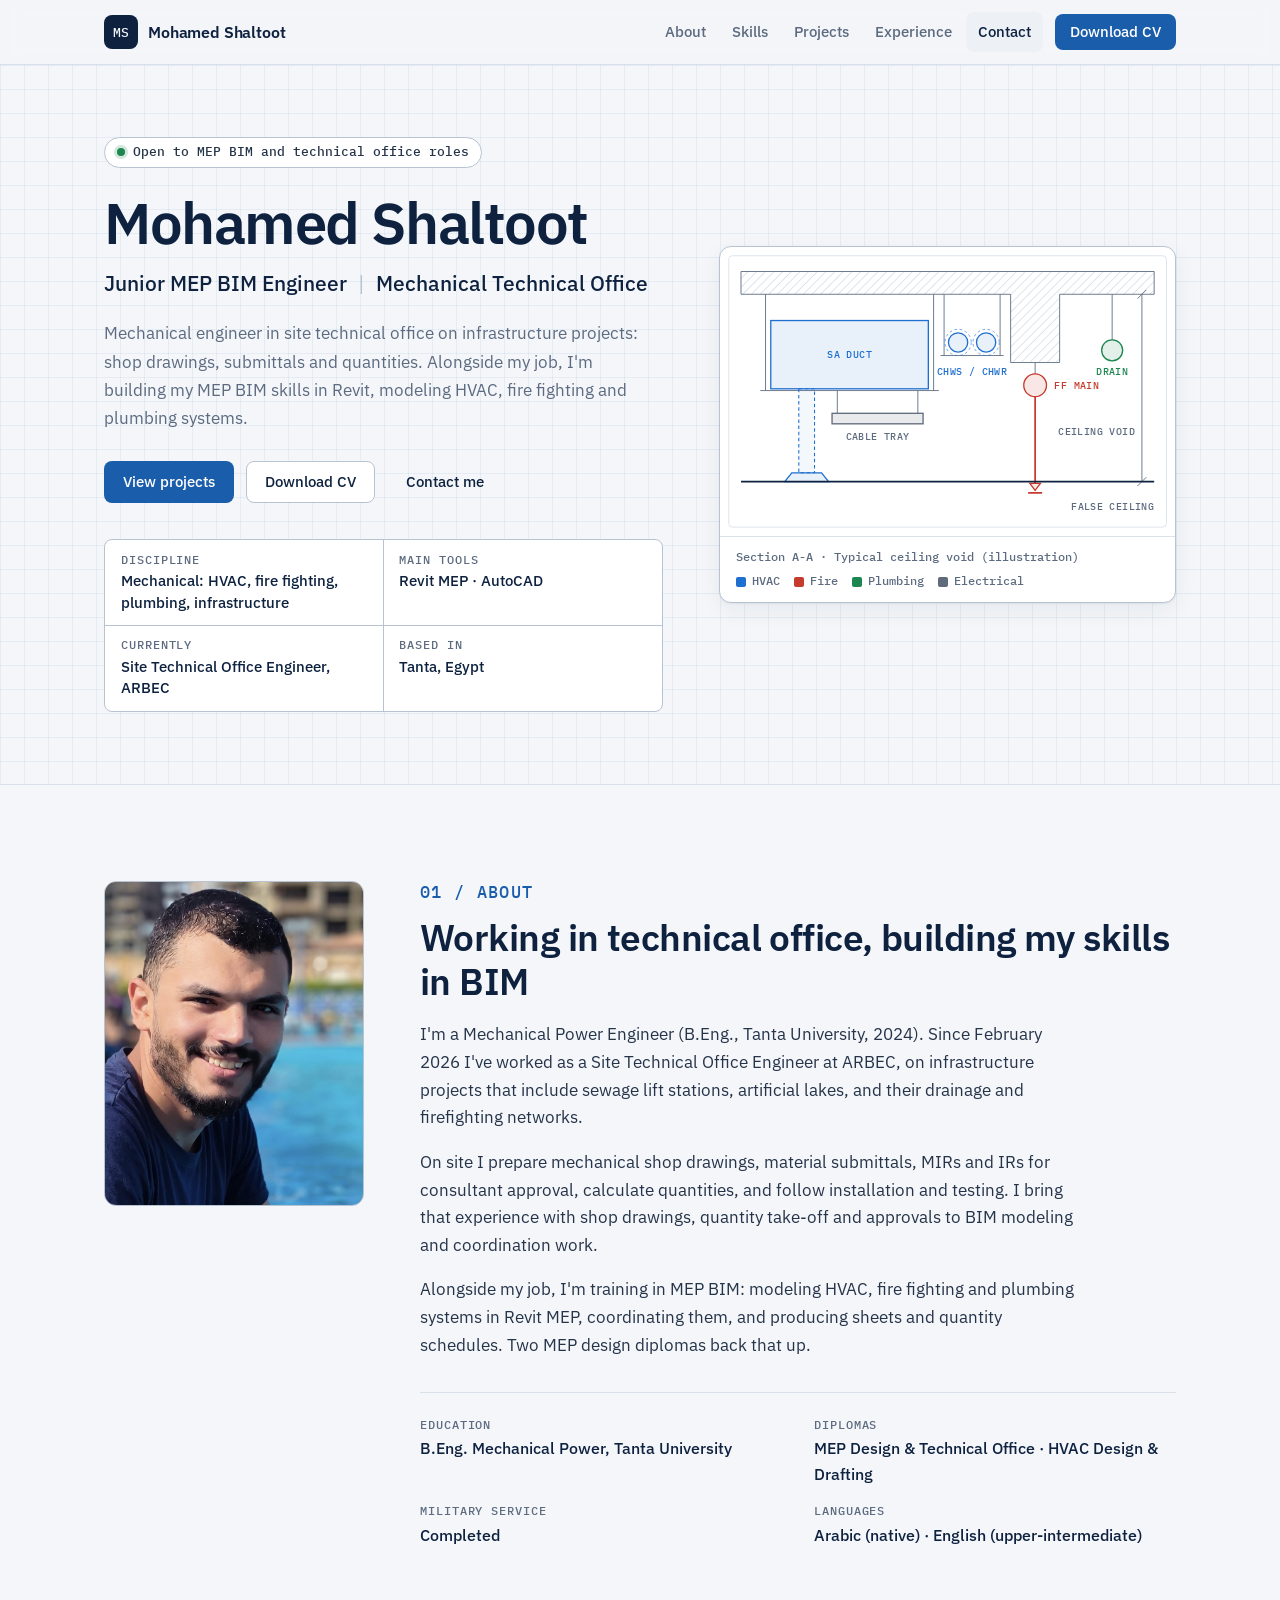
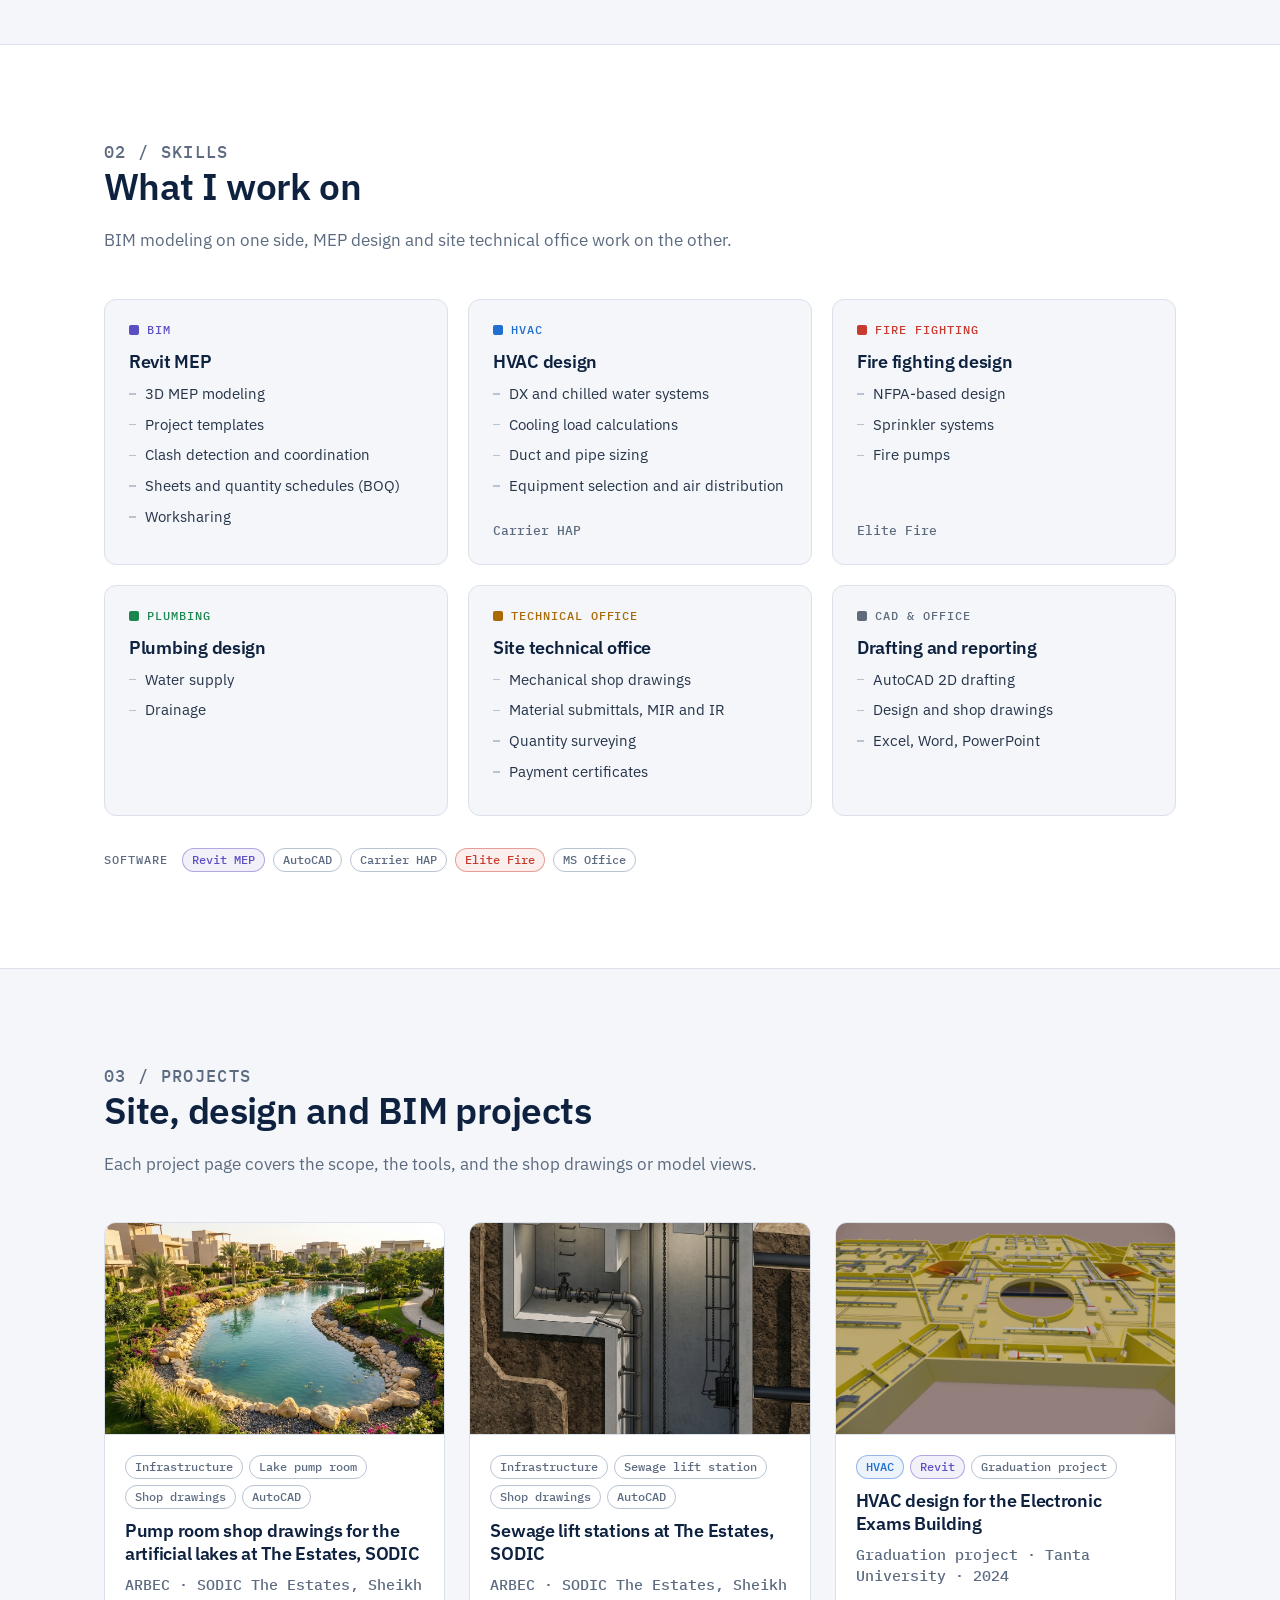
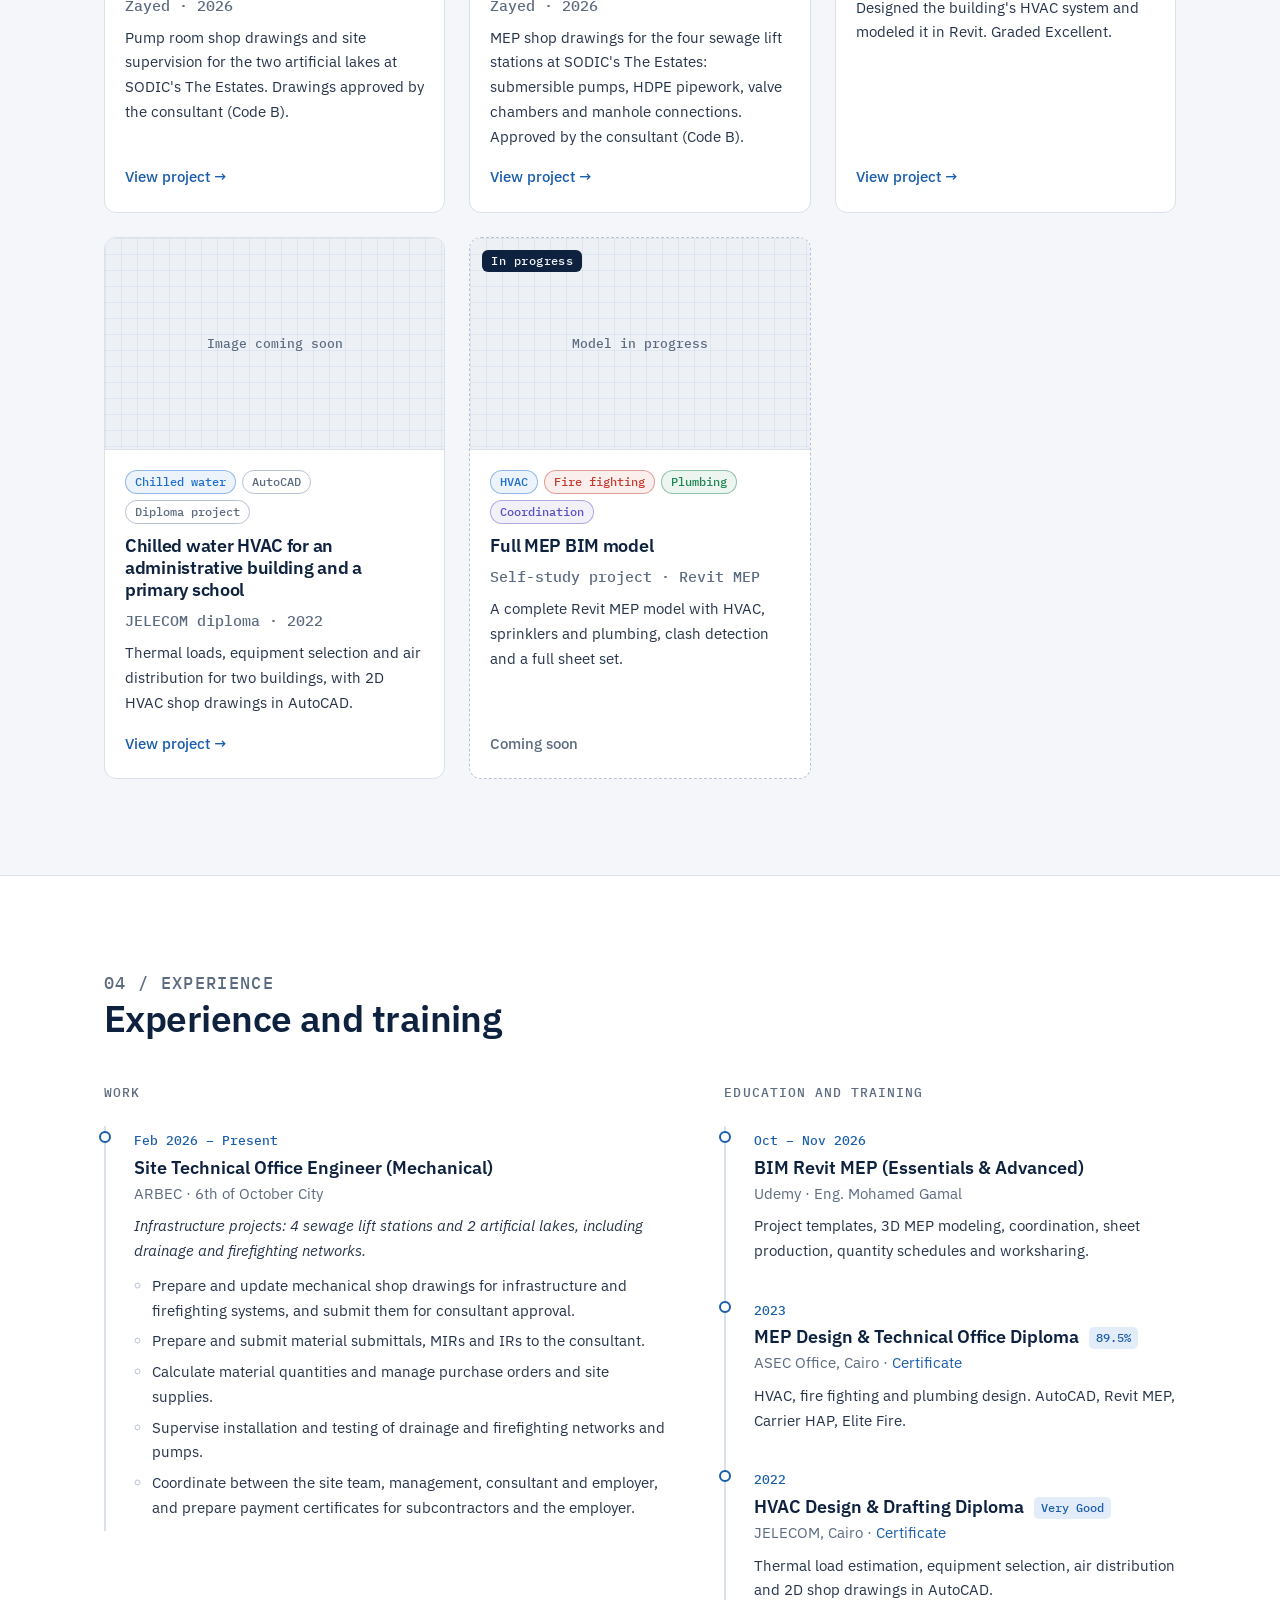
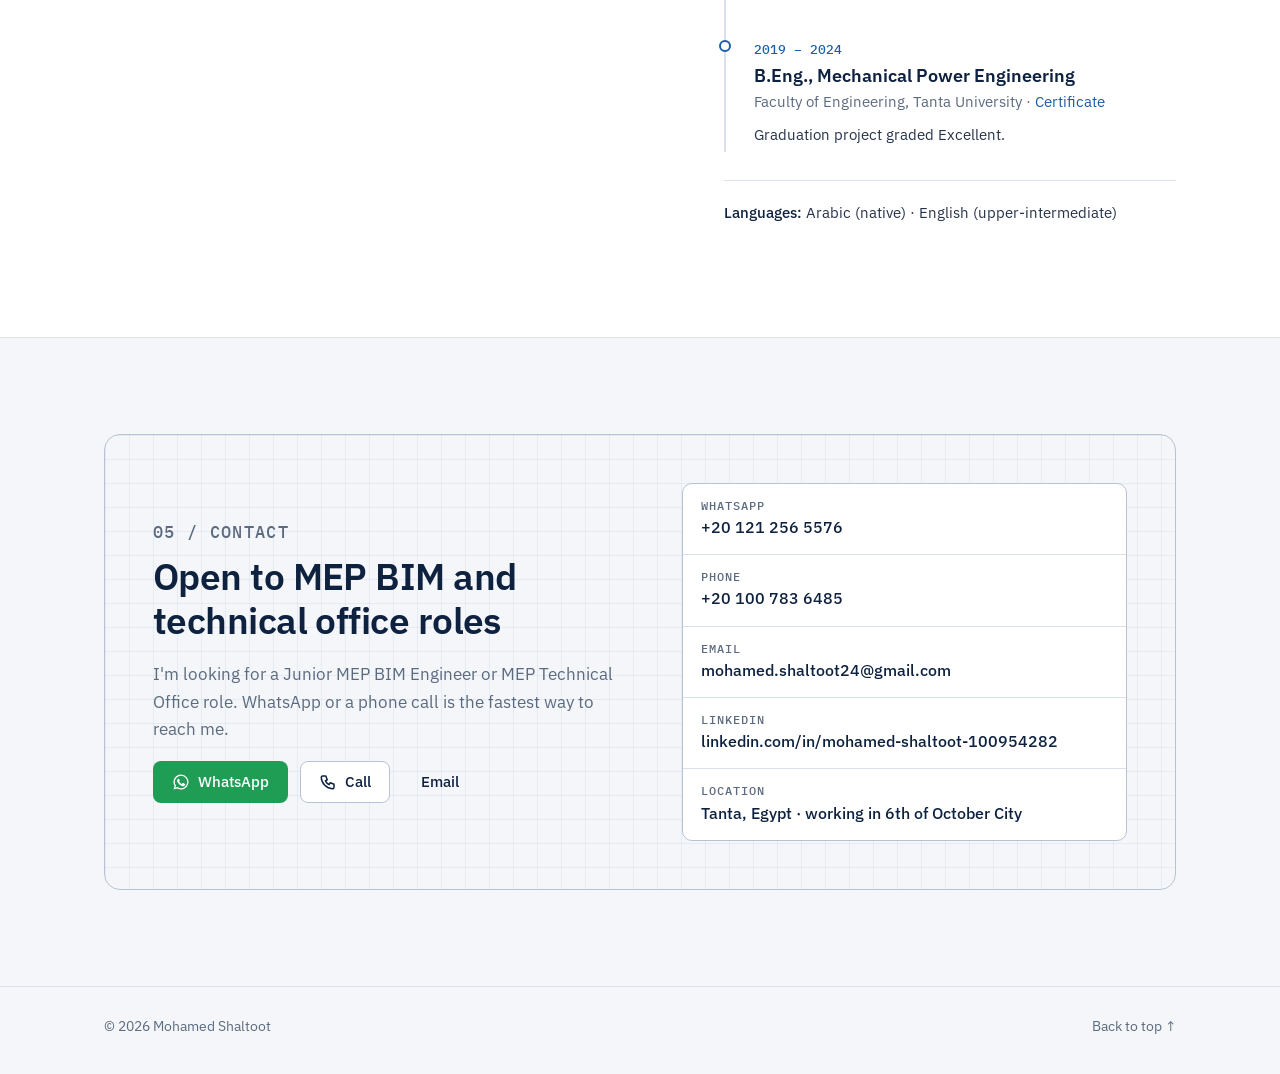
<file: index.html>
<!doctype html>
<html lang="en">
<head>
  <meta charset="utf-8">
  <meta name="viewport" content="width=device-width, initial-scale=1">
  <title>Mohamed Shaltoot · Junior MEP BIM Engineer</title>
  <meta name="description" content="Portfolio of Mohamed Shaltoot, mechanical engineer in site technical office, building MEP BIM skills in Revit MEP: HVAC, fire fighting and plumbing.">
  <meta property="og:type" content="website">
  <meta property="og:title" content="Mohamed Shaltoot · Junior MEP BIM Engineer">
  <meta property="og:description" content="Mechanical technical office engineer on infrastructure projects, building MEP BIM skills in Revit: HVAC, fire fighting and plumbing.">
  <meta name="theme-color" content="#0E2240">
  <link rel="icon" href="favicon.svg" type="image/svg+xml">
  <link rel="preconnect" href="https://fonts.googleapis.com">
  <link rel="preconnect" href="https://fonts.gstatic.com" crossorigin>
  <link rel="stylesheet" href="https://fonts.googleapis.com/css2?family=IBM+Plex+Mono:wght@400;500&family=IBM+Plex+Sans:wght@400;500;600&display=swap">
  <link rel="stylesheet" href="assets/css/style.css">
  <script src="assets/js/main.js" defer></script>
</head>
<body>
  <!--
    The text, images and PDFs on this page come from content/site.json
    and content/projects.json. Edit them in Pages CMS (see README.md).
  -->
  <a class="skip-link" href="#main">Skip to content</a>

  <header class="site-header">
    <div class="container header-inner">
      <a class="brand" href="#top" aria-label="Mohamed Shaltoot, back to top">
        <span class="brand-mark" aria-hidden="true">MS</span>
        <span class="brand-name">Mohamed Shaltoot</span>
      </a>
      <button class="nav-toggle" type="button" aria-expanded="false" aria-controls="site-nav" aria-label="Open menu">
        <svg class="icon-open" viewBox="0 0 24 24" fill="none" stroke="currentColor" stroke-width="2" stroke-linecap="round" aria-hidden="true"><path d="M4 7h16M4 12h16M4 17h16"/></svg>
        <svg class="icon-close" viewBox="0 0 24 24" fill="none" stroke="currentColor" stroke-width="2" stroke-linecap="round" aria-hidden="true"><path d="M6 6l12 12M18 6L6 18"/></svg>
      </button>
      <nav id="site-nav" class="nav" aria-label="Main">
        <a href="#about">About</a>
        <a href="#skills">Skills</a>
        <a href="#projects">Projects</a>
        <a href="#experience">Experience</a>
        <a href="#contact">Contact</a>
        <a class="btn btn-primary btn-sm" href="assets/files/Mohamed_Shaltoot_Junior_MEP_BIM_Engineer.pdf" data-cv download>Download CV</a>
      </nav>
    </div>
  </header>

  <main id="main">

    <!-- ===== Hero ===== -->
    <section class="hero blueprint" id="top">
      <div class="container hero-grid">
        <div class="hero-copy" id="hero-copy"></div>

        <figure class="sheet">
          <svg viewBox="0 0 520 330" role="img" aria-label="Simplified section through a ceiling void: a supply air duct, chilled water pipes, a fire fighting main with a sprinkler drop, a drainage pipe and a cable tray above the false ceiling.">
            <defs>
              <pattern id="hatch" width="7" height="7" patternUnits="userSpaceOnUse" patternTransform="rotate(45)">
                <line class="d-hatch" x1="0" y1="0" x2="0" y2="7"/>
              </pattern>
            </defs>
            <rect class="d-frame" x="10" y="10" width="500" height="310" rx="4"/>

            <!-- Slab and drop beam -->
            <path class="d-conc" d="M24 28 H496 V54 H388 V132 H332 V54 H24 Z"/>

            <!-- Hangers and supports -->
            <g class="d-rod">
              <line x1="52" y1="54" x2="52" y2="164"/>
              <line x1="244" y1="54" x2="244" y2="164"/>
              <line x1="46" y1="164" x2="250" y2="164"/>
              <line x1="256" y1="54" x2="256" y2="124"/>
              <line x1="320" y1="54" x2="320" y2="124"/>
              <line x1="252" y1="124" x2="324" y2="124"/>
              <line x1="360" y1="132" x2="360" y2="145"/>
              <line x1="448" y1="54" x2="448" y2="106"/>
              <line x1="134" y1="164" x2="134" y2="190"/>
              <line x1="226" y1="164" x2="226" y2="190"/>
            </g>

            <!-- HVAC: supply duct, flexible neck, diffuser -->
            <rect class="d-hvac" x="58" y="84" width="180" height="78"/>
            <text class="d-tag d-tag-hvac" x="148" y="127" text-anchor="middle">SA DUCT</text>
            <rect class="d-flex" x="90" y="162" width="18" height="96"/>
            <polygon class="d-hvac" points="74,268 124,268 116,258 82,258"/>

            <!-- HVAC: chilled water supply / return -->
            <circle class="d-ins" cx="272" cy="109" r="15"/>
            <circle class="d-ins" cx="304" cy="109" r="15"/>
            <circle class="d-hvac" cx="272" cy="109" r="11"/>
            <circle class="d-hvac" cx="304" cy="109" r="11"/>
            <text class="d-tag d-tag-hvac" x="288" y="146" text-anchor="middle">CHWS / CHWR</text>

            <!-- Electrical: cable tray -->
            <rect class="d-elec" x="128" y="190" width="104" height="12"/>
            <text class="d-tag" x="180" y="220" text-anchor="middle">CABLE TRAY</text>

            <!-- Fire fighting: main and pendent sprinkler -->
            <circle class="d-fire" cx="360" cy="158" r="13"/>
            <line class="d-fire-line" x1="360" y1="171" x2="360" y2="270"/>
            <polygon class="d-fire" points="354,270 366,270 360,278"/>
            <line class="d-fire-line" x1="352" y1="281" x2="368" y2="281"/>
            <text class="d-tag d-tag-fire" x="382" y="162">FF MAIN</text>

            <!-- Plumbing: drainage -->
            <circle class="d-plumb" cx="448" cy="118" r="12"/>
            <text class="d-tag d-tag-plumb" x="448" y="146" text-anchor="middle">DRAIN</text>

            <!-- Ceiling void dimension -->
            <g class="d-dim">
              <line x1="482" y1="54" x2="482" y2="268"/>
              <line x1="477" y1="59" x2="487" y2="49"/>
              <line x1="477" y1="273" x2="487" y2="263"/>
            </g>
            <text class="d-tag" x="474" y="215" text-anchor="end">CEILING VOID</text>

            <!-- False ceiling -->
            <line class="d-ceil" x1="24" y1="268" x2="496" y2="268"/>
            <text class="d-tag" x="496" y="300" text-anchor="end">FALSE CEILING</text>
          </svg>
          <figcaption class="sheet-foot">
            <span>Section A-A · Typical ceiling void (illustration)</span>
            <span class="legend">
              <span class="sw-hvac">HVAC</span>
              <span class="sw-fire">Fire</span>
              <span class="sw-plumb">Plumbing</span>
              <span class="sw-elec">Electrical</span>
            </span>
          </figcaption>
        </figure>
      </div>
    </section>

    <!-- ===== About ===== -->
    <section class="section" id="about">
      <div class="container about-grid">
        <div class="media portrait" id="about-photo" data-placeholder="MS"></div>
        <div class="about-text">
          <p class="section-label">01 / About</p>
          <div id="about-body"></div>
        </div>
      </div>
    </section>

    <!-- ===== Skills ===== -->
    <section class="section section--alt" id="skills">
      <div class="container">
        <div class="section-head">
          <p class="section-label">02 / Skills</p>
          <h2>What I work on</h2>
          <p id="skills-intro"></p>
        </div>
        <div class="skills-grid" id="skills-grid"></div>
        <div class="software" id="software" aria-label="Software"></div>
      </div>
    </section>

    <!-- ===== Projects ===== -->
    <section class="section" id="projects">
      <div class="container">
        <div class="section-head">
          <p class="section-label">03 / Projects</p>
          <h2>Site, design and BIM projects</h2>
          <p>Each project page covers the scope, the tools, and the shop drawings or model views.</p>
        </div>
        <div class="projects-grid" id="projects-grid"></div>
      </div>
    </section>

    <!-- ===== Experience ===== -->
    <section class="section section--alt" id="experience">
      <div class="container">
        <div class="section-head">
          <p class="section-label">04 / Experience</p>
          <h2>Experience and training</h2>
        </div>
        <div class="exp-grid">
          <div>
            <h3 class="col-title">Work</h3>
            <ol class="timeline" id="work-list"></ol>
          </div>
          <div>
            <h3 class="col-title">Education and training</h3>
            <ol class="timeline" id="edu-list"></ol>
            <p class="languages" id="languages" hidden></p>
          </div>
        </div>
      </div>
    </section>

    <!-- ===== Contact ===== -->
    <section class="section" id="contact">
      <div class="container">
        <div class="contact-panel blueprint">
          <div id="contact-copy"></div>
          <ul class="contact-list" id="contact-list"></ul>
        </div>
      </div>
    </section>
  </main>

  <footer class="site-footer">
    <div class="container footer-inner">
      <span>© <span data-year>2026</span> Mohamed Shaltoot</span>
      <a href="#top">Back to top ↑</a>
    </div>
  </footer>
</body>
</html>
</file>
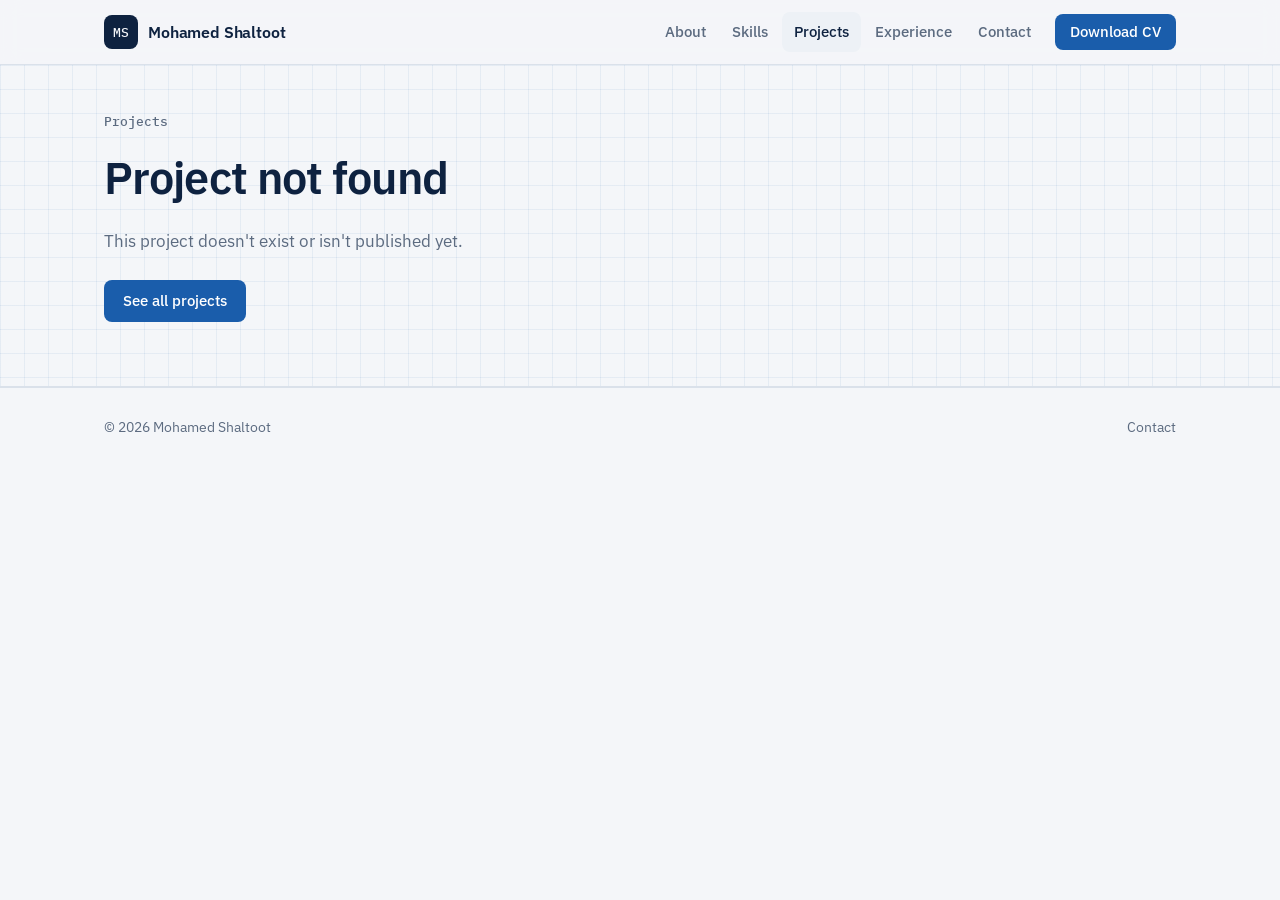
<file: project.html>
<!doctype html>
<html lang="en">
<head>
  <meta charset="utf-8">
  <meta name="viewport" content="width=device-width, initial-scale=1">
  <title>Project · Mohamed Shaltoot</title>
  <meta name="description" content="MEP design and BIM project by Mohamed Shaltoot, Junior MEP BIM Engineer.">
  <meta property="og:type" content="article">
  <meta property="og:title" content="Project · Mohamed Shaltoot, Junior MEP BIM Engineer">
  <meta property="og:description" content="MEP design and BIM project: scope, tools, drawings and model views.">
  <meta name="theme-color" content="#0E2240">
  <link rel="icon" href="favicon.svg" type="image/svg+xml">
  <link rel="preconnect" href="https://fonts.googleapis.com">
  <link rel="preconnect" href="https://fonts.gstatic.com" crossorigin>
  <link rel="stylesheet" href="https://fonts.googleapis.com/css2?family=IBM+Plex+Mono:wght@400;500&family=IBM+Plex+Sans:wght@400;500;600&display=swap">
  <link rel="stylesheet" href="assets/css/style.css">
  <script src="assets/js/main.js" defer></script>
</head>
<body>
  <a class="skip-link" href="#main">Skip to content</a>

  <header class="site-header">
    <div class="container header-inner">
      <a class="brand" href="index.html" aria-label="Mohamed Shaltoot, home">
        <span class="brand-mark" aria-hidden="true">MS</span>
        <span class="brand-name">Mohamed Shaltoot</span>
      </a>
      <button class="nav-toggle" type="button" aria-expanded="false" aria-controls="site-nav" aria-label="Open menu">
        <svg class="icon-open" viewBox="0 0 24 24" fill="none" stroke="currentColor" stroke-width="2" stroke-linecap="round" aria-hidden="true"><path d="M4 7h16M4 12h16M4 17h16"/></svg>
        <svg class="icon-close" viewBox="0 0 24 24" fill="none" stroke="currentColor" stroke-width="2" stroke-linecap="round" aria-hidden="true"><path d="M6 6l12 12M18 6L6 18"/></svg>
      </button>
      <nav id="site-nav" class="nav" aria-label="Main">
        <a href="index.html#about">About</a>
        <a href="index.html#skills">Skills</a>
        <a href="index.html#projects" class="is-active">Projects</a>
        <a href="index.html#experience">Experience</a>
        <a href="index.html#contact">Contact</a>
        <a class="btn btn-primary btn-sm" href="assets/files/Mohamed_Shaltoot_Junior_MEP_BIM_Engineer.pdf" data-cv download>Download CV</a>
      </nav>
    </div>
  </header>

  <!-- The page content is built from content/projects.json (edit it in Pages CMS) -->
  <main id="main">
    <div id="project-page"></div>
  </main>

  <footer class="site-footer">
    <div class="container footer-inner">
      <span>© <span data-year>2026</span> Mohamed Shaltoot</span>
      <a href="index.html#contact">Contact</a>
    </div>
  </footer>
</body>
</html>
</file>
<file: assets/css/style.css>
/* ==========================================================
   Mohamed Shaltoot · MEP BIM portfolio
   System colors follow common MEP conventions:
   HVAC = blue, fire fighting = red, plumbing = green.
   ========================================================== */

:root {
  --paper: #F4F6F9;
  --surface: #FFFFFF;
  --surface-2: #EDF1F6;
  --ink: #0E2240;
  --text: #26344A;
  --muted: #5C6B80;
  --line: #DAE1EA;
  --line-strong: #B8C3D2;
  --accent: #1A5DAB;
  --accent-hover: #144C8E;
  --accent-soft: #E3EDF9;
  --on-accent: #FFFFFF;
  --grid: rgba(26, 93, 171, 0.07);

  --hvac: #1F6FD0;
  --fire: #C73A2E;
  --plumb: #1C8650;
  --bim: #5B4FC4;
  --office: #A86A06;
  --cad: #5F6B7A;
  --ok: #1C8650;

  --radius: 10px;
  --shadow: 0 1px 2px rgba(14, 34, 64, 0.06), 0 8px 24px rgba(14, 34, 64, 0.06);
  --header-h: 64px;

  --font-sans: "IBM Plex Sans", system-ui, -apple-system, "Segoe UI", Roboto, sans-serif;
  --font-mono: "IBM Plex Mono", ui-monospace, "Cascadia Mono", Consolas, monospace;

  color-scheme: light dark;
}

@media (prefers-color-scheme: dark) {
  :root {
    --paper: #0A121D;
    --surface: #101B29;
    --surface-2: #162436;
    --ink: #EEF3FA;
    --text: #CBD5E2;
    --muted: #8E9CB0;
    --line: #1F2E43;
    --line-strong: #30435E;
    --accent: #6AA6F2;
    --accent-hover: #8FBCF6;
    --accent-soft: #16294A;
    --on-accent: #07111E;
    --grid: rgba(106, 166, 242, 0.06);

    --hvac: #5C9DF0;
    --fire: #F0766A;
    --plumb: #4CC285;
    --bim: #9C93F2;
    --office: #E0A644;
    --cad: #9AA6B5;
    --ok: #4CC285;

    --shadow: none;
  }
}

/* ---------- Base ---------- */

*, *::before, *::after { box-sizing: border-box; }

html {
  scroll-behavior: smooth;
  -webkit-text-size-adjust: 100%;
}

@media (prefers-reduced-motion: reduce) {
  html { scroll-behavior: auto; }
  *, *::before, *::after { transition: none !important; }
}

body {
  margin: 0;
  background: var(--paper);
  color: var(--text);
  font: 400 16px/1.65 var(--font-sans);
  -webkit-font-smoothing: antialiased;
  overflow-x: hidden;
}

img { max-width: 100%; display: block; }

[hidden] { display: none !important; }

a { color: var(--accent); text-decoration: none; }
a:hover { color: var(--accent-hover); text-decoration: underline; text-underline-offset: 3px; }

:focus-visible { outline: 2px solid var(--accent); outline-offset: 3px; border-radius: 4px; }

h1, h2, h3 {
  color: var(--ink);
  line-height: 1.2;
  margin: 0 0 0.5em;
  font-weight: 600;
  letter-spacing: -0.015em;
}

p { margin: 0 0 1em; }

.container {
  width: 100%;
  max-width: 1120px;
  margin: 0 auto;
  padding: 0 24px;
}

.mono { font-family: var(--font-mono); }

.skip-link {
  position: absolute;
  left: 16px;
  top: -48px;
  z-index: 100;
  padding: 8px 14px;
  background: var(--ink);
  color: var(--paper);
  border-radius: 6px;
}
.skip-link:focus { top: 12px; color: var(--paper); }

section[id] { scroll-margin-top: calc(var(--header-h) + 8px); }

/* ---------- Buttons ---------- */

.btn {
  display: inline-flex;
  align-items: center;
  justify-content: center;
  gap: 8px;
  padding: 11px 18px;
  border-radius: 8px;
  border: 1px solid transparent;
  font: 500 15px/1.2 var(--font-sans);
  cursor: pointer;
  transition: background-color .15s, border-color .15s, color .15s;
  white-space: nowrap;
}
.btn:hover { text-decoration: none; }

.btn-primary { background: var(--accent); color: var(--on-accent); }
.btn-primary:hover { background: var(--accent-hover); color: var(--on-accent); }

.btn-outline { background: var(--surface); color: var(--ink); border-color: var(--line-strong); }
.btn-outline:hover { border-color: var(--accent); color: var(--accent); }

.btn-ghost { background: transparent; color: var(--ink); }
.btn-ghost:hover { background: var(--surface-2); color: var(--ink); }

.btn-sm { padding: 8px 14px; font-size: 14px; }

.btn svg { width: 18px; height: 18px; flex: none; }

.btn-whatsapp { background: #1F9D55; color: #FFFFFF; }
.btn-whatsapp:hover { background: #17834A; color: #FFFFFF; }

/* ---------- Header ---------- */

.site-header {
  position: sticky;
  top: 0;
  z-index: 50;
  background: var(--paper);
  background: color-mix(in srgb, var(--paper) 90%, transparent);
  -webkit-backdrop-filter: saturate(1.4) blur(10px);
  backdrop-filter: saturate(1.4) blur(10px);
  border-bottom: 1px solid var(--line);
}

.header-inner {
  display: flex;
  align-items: center;
  justify-content: space-between;
  gap: 16px;
  height: var(--header-h);
}

.brand {
  display: inline-flex;
  align-items: center;
  gap: 10px;
  color: var(--ink);
  font-weight: 600;
  letter-spacing: -0.01em;
}
.brand:hover { color: var(--ink); text-decoration: none; }

.brand-mark {
  display: grid;
  place-items: center;
  width: 34px;
  height: 34px;
  border-radius: 8px;
  background: var(--ink);
  color: var(--paper);
  font: 500 13px/1 var(--font-mono);
  letter-spacing: 0.02em;
}

.nav { display: flex; align-items: center; gap: 2px; }

.nav a {
  padding: 8px 12px;
  border-radius: 8px;
  color: var(--muted);
  font-size: 15px;
  font-weight: 500;
}
.nav a:hover,
.nav a.is-active { color: var(--ink); background: var(--surface-2); text-decoration: none; }

.nav a.btn-primary { margin-left: 10px; color: var(--on-accent); background: var(--accent); padding: 8px 14px; }
.nav a.btn-primary:hover { background: var(--accent-hover); color: var(--on-accent); }

.nav-toggle {
  display: none;
  align-items: center;
  justify-content: center;
  width: 42px;
  height: 42px;
  border: 1px solid var(--line-strong);
  border-radius: 8px;
  background: var(--surface);
  color: var(--ink);
  cursor: pointer;
}
.nav-toggle svg { width: 20px; height: 20px; }
.nav-toggle .icon-close { display: none; }
.nav-toggle[aria-expanded="true"] .icon-open { display: none; }
.nav-toggle[aria-expanded="true"] .icon-close { display: block; }

@media (max-width: 860px) {
  .nav-toggle { display: inline-flex; }
  .nav {
    display: none;
    position: absolute;
    top: var(--header-h);
    left: 0;
    right: 0;
    flex-direction: column;
    align-items: stretch;
    gap: 2px;
    padding: 12px 16px 18px;
    background: var(--paper);
    border-bottom: 1px solid var(--line);
    box-shadow: var(--shadow);
  }
  .nav.is-open { display: flex; }
  .nav a { padding: 12px; font-size: 16px; }
  .nav a.btn-primary { margin: 8px 0 0; padding: 12px; }
}

/* ---------- Blueprint grid background ---------- */

.blueprint {
  background-color: var(--paper);
  background-image:
    linear-gradient(var(--grid) 1px, transparent 1px),
    linear-gradient(90deg, var(--grid) 1px, transparent 1px);
  background-size: 24px 24px;
}

/* ---------- Hero ---------- */

.hero {
  padding: 72px 0 72px;
  border-bottom: 1px solid var(--line);
}

.hero-grid {
  display: grid;
  grid-template-columns: minmax(0, 1.1fr) minmax(0, 0.9fr);
  gap: 56px;
  align-items: center;
}

.status-pill {
  display: inline-flex;
  align-items: center;
  gap: 8px;
  margin: 0 0 20px;
  padding: 6px 12px;
  border: 1px solid var(--line-strong);
  border-radius: 999px;
  background: var(--surface);
  color: var(--text);
  font: 500 13px/1.3 var(--font-mono);
}
.status-pill .dot {
  width: 8px;
  height: 8px;
  border-radius: 50%;
  background: var(--ok);
  box-shadow: 0 0 0 3px color-mix(in srgb, var(--ok) 20%, transparent);
  flex: none;
}

.hero h1 {
  font-size: clamp(2.4rem, 5.4vw, 3.6rem);
  margin-bottom: 10px;
  letter-spacing: -0.025em;
}

.hero .role {
  margin: 0 0 18px;
  color: var(--ink);
  font-size: clamp(1.1rem, 2.1vw, 1.3rem);
  font-weight: 500;
}
.hero .role .sep { color: var(--line-strong); margin: 0 6px; font-weight: 400; }
@media (max-width: 600px) {
  .hero .role .sep { display: none; }
  .hero .role .r1, .hero .role .r2 { display: block; }
  .hero .role .r2 { color: var(--muted); font-size: 0.92em; }
}

.hero .lead {
  max-width: 54ch;
  margin: 0 0 28px;
  color: var(--muted);
  font-size: 1.075rem;
}

.actions { display: flex; flex-wrap: wrap; gap: 12px; }

/* Title-block style fact table (used in hero and project pages) */

.tblock {
  --cols: 2;
  display: grid;
  grid-template-columns: repeat(var(--cols), minmax(0, 1fr));
  margin: 36px 0 0;
  background: var(--surface);
  border: 1px solid var(--line-strong);
  border-radius: 8px;
  overflow: hidden;
}
.tblock--3 { --cols: 3; }
.tblock > div {
  min-width: 0;
  margin: 0 -1px -1px 0;
  padding: 12px 16px;
  border-right: 1px solid var(--line-strong);
  border-bottom: 1px solid var(--line-strong);
}
.tblock dt {
  margin: 0 0 2px;
  color: var(--muted);
  font: 500 11.5px/1.4 var(--font-mono);
  letter-spacing: 0.08em;
  text-transform: uppercase;
}
.tblock dd { margin: 0; color: var(--ink); font-size: 15px; font-weight: 500; line-height: 1.45; }

/* Hero drawing */

.sheet {
  margin: 0;
  background: var(--surface);
  border: 1px solid var(--line-strong);
  border-radius: 12px;
  box-shadow: var(--shadow);
  overflow: hidden;
}
.sheet svg { display: block; width: 100%; height: auto; }

.sheet-foot {
  display: flex;
  flex-wrap: wrap;
  justify-content: space-between;
  gap: 8px 16px;
  padding: 12px 16px;
  border-top: 1px solid var(--line);
  color: var(--muted);
  font: 500 12px/1.4 var(--font-mono);
}

.legend { display: flex; flex-wrap: wrap; gap: 6px 14px; }
.legend span { display: inline-flex; align-items: center; gap: 6px; }
.legend span::before {
  content: "";
  width: 10px;
  height: 10px;
  border-radius: 2px;
  background: var(--sw, var(--cad));
}
.sw-hvac { --sw: var(--hvac); }
.sw-fire { --sw: var(--fire); }
.sw-plumb { --sw: var(--plumb); }
.sw-elec { --sw: var(--cad); }

.d-frame { fill: none; stroke: var(--line); }
.d-hatch { stroke: var(--line-strong); stroke-width: 1; }
.d-conc { fill: url(#hatch); stroke: var(--muted); stroke-width: 1; }
.d-rod line { stroke: var(--muted); stroke-width: 1; }
.d-hvac { fill: var(--hvac); fill-opacity: .1; stroke: var(--hvac); stroke-width: 1.5; }
.d-flex { fill: var(--hvac); fill-opacity: .05; stroke: var(--hvac); stroke-width: 1.2; stroke-dasharray: 4 3; }
.d-ins { fill: none; stroke: var(--hvac); stroke-width: 1; stroke-dasharray: 3 3; opacity: .7; }
.d-fire { fill: var(--fire); fill-opacity: .12; stroke: var(--fire); stroke-width: 1.5; }
.d-fire-line { stroke: var(--fire); stroke-width: 2; }
.d-plumb { fill: var(--plumb); fill-opacity: .12; stroke: var(--plumb); stroke-width: 1.5; }
.d-elec { fill: var(--cad); fill-opacity: .14; stroke: var(--cad); stroke-width: 1.5; }
.d-ceil { stroke: var(--ink); stroke-width: 2; }
.d-dim line { stroke: var(--muted); stroke-width: 1; }
.d-tag { font: 500 11px var(--font-mono); fill: var(--muted); letter-spacing: .04em; }
.d-tag-hvac { fill: var(--hvac); }
.d-tag-fire { fill: var(--fire); }
.d-tag-plumb { fill: var(--plumb); }

@media (max-width: 960px) {
  .hero { padding: 48px 0 56px; }
  .hero-grid { grid-template-columns: minmax(0, 1fr); gap: 40px; }
}

/* ---------- Sections ---------- */

.section { padding: 96px 0; }
.section--alt { background: var(--surface); border-top: 1px solid var(--line); border-bottom: 1px solid var(--line); }

.section-head { max-width: 680px; margin-bottom: 44px; }
.section-label {
  margin: 0 0 10px;
  color: var(--accent);
  font: 500 13px/1.4 var(--font-mono);
  letter-spacing: 0.08em;
  text-transform: uppercase;
}
.section h2 { font-size: clamp(1.75rem, 3.4vw, 2.3rem); }
.section-head p { color: var(--muted); margin: 0; font-size: 1.05rem; }

@media (max-width: 700px) {
  .section { padding: 64px 0; }
  .section-head { margin-bottom: 32px; }
}

/* ---------- Media with image fallback ---------- */

.media {
  position: relative;
  overflow: hidden;
  background: var(--surface-2);
}
.media img { width: 100%; height: 100%; object-fit: cover; }
.media--contain img { object-fit: contain; background: #FFFFFF; }

.media.is-empty img { display: none; }
.media.is-empty {
  background-color: var(--surface-2);
  background-image:
    linear-gradient(var(--grid) 1px, transparent 1px),
    linear-gradient(90deg, var(--grid) 1px, transparent 1px);
  background-size: 16px 16px;
}
.media.is-empty::after {
  content: attr(data-placeholder);
  position: absolute;
  inset: 0;
  display: grid;
  place-items: center;
  padding: 16px;
  color: var(--muted);
  font: 500 12.5px/1.5 var(--font-mono);
  text-align: center;
  overflow-wrap: anywhere;
}
/* On a local preview, show which file to add */
.is-dev .media.is-empty::after { content: "Add image:\A" attr(data-file); white-space: pre-wrap; }

/* ---------- About ---------- */

.about-grid {
  display: grid;
  grid-template-columns: 260px minmax(0, 1fr);
  gap: 56px;
  align-items: start;
}

.portrait {
  aspect-ratio: 4 / 5;
  border: 1px solid var(--line-strong);
  border-radius: 12px;
}
.portrait img { object-position: 42% 40%; }
.portrait.is-empty::after,
.is-dev .portrait.is-empty::after {
  content: "MS";
  color: var(--accent);
  font: 500 56px/1 var(--font-mono);
  white-space: normal;
}

.about-text p { max-width: 66ch; font-size: 1.05rem; }

.glance {
  display: grid;
  grid-template-columns: repeat(2, minmax(0, 1fr));
  gap: 16px 32px;
  margin: 32px 0 0;
  padding: 24px 0 0;
  border-top: 1px solid var(--line);
}
.glance dt {
  color: var(--muted);
  font: 500 11.5px/1.4 var(--font-mono);
  letter-spacing: 0.08em;
  text-transform: uppercase;
}
.glance dd { margin: 2px 0 0; color: var(--ink); font-weight: 500; }

@media (max-width: 800px) {
  .about-grid { grid-template-columns: minmax(0, 1fr); gap: 32px; }
  .portrait { max-width: 220px; }
}
@media (max-width: 520px) {
  .glance { grid-template-columns: minmax(0, 1fr); }
}

/* ---------- Skills ---------- */

.skills-grid {
  display: grid;
  grid-template-columns: repeat(3, minmax(0, 1fr));
  gap: 20px;
}

.skill {
  display: flex;
  flex-direction: column;
  padding: 24px;
  background: var(--paper);
  border: 1px solid var(--line);
  border-radius: 12px;
}
.section:not(.section--alt) .skill { background: var(--surface); }

.skill-code {
  display: inline-flex;
  align-items: center;
  gap: 8px;
  color: var(--sys, var(--accent));
  font: 500 12px/1 var(--font-mono);
  letter-spacing: 0.08em;
  text-transform: uppercase;
}
.skill-code::before {
  content: "";
  width: 10px;
  height: 10px;
  border-radius: 2px;
  background: currentColor;
}
.skill h3 { margin: 14px 0 10px; font-size: 1.15rem; }

.skill ul { margin: 0; padding: 0; list-style: none; }
.skill li { position: relative; padding-left: 16px; margin: 0 0 6px; font-size: 15px; }
.skill li::before {
  content: "";
  position: absolute;
  left: 0;
  top: 0.75em;
  width: 7px;
  height: 1.5px;
  background: var(--line-strong);
}
.skill .tools {
  margin: auto 0 0;
  padding-top: 16px;
  color: var(--muted);
  font: 500 12.5px/1.5 var(--font-mono);
}

.sys-bim { --sys: var(--bim); }
.sys-hvac { --sys: var(--hvac); }
.sys-fire { --sys: var(--fire); }
.sys-plumb { --sys: var(--plumb); }
.sys-office { --sys: var(--office); }
.sys-cad { --sys: var(--cad); }

.software {
  display: flex;
  flex-wrap: wrap;
  align-items: center;
  gap: 8px;
  margin-top: 32px;
}
.software .label {
  margin-right: 6px;
  color: var(--muted);
  font: 500 12px/1 var(--font-mono);
  letter-spacing: 0.08em;
  text-transform: uppercase;
}

@media (max-width: 960px) { .skills-grid { grid-template-columns: repeat(2, minmax(0, 1fr)); } }
@media (max-width: 600px) { .skills-grid { grid-template-columns: minmax(0, 1fr); } }

/* ---------- Tags ---------- */

.tags { display: flex; flex-wrap: wrap; gap: 6px; }
.tag {
  display: inline-flex;
  align-items: center;
  padding: 5px 9px;
  border: 1px solid var(--line-strong);
  border-radius: 999px;
  background: var(--surface);
  color: var(--muted);
  font: 500 12px/1 var(--font-mono);
  white-space: nowrap;
}
.tag--hvac, .tag--fire, .tag--plumb, .tag--bim {
  color: var(--t);
  border-color: color-mix(in srgb, var(--t) 45%, transparent);
  background: color-mix(in srgb, var(--t) 8%, var(--surface));
}
.tag--hvac { --t: var(--hvac); }
.tag--fire { --t: var(--fire); }
.tag--plumb { --t: var(--plumb); }
.tag--bim { --t: var(--bim); }

/* ---------- Projects ---------- */

.projects-grid {
  display: grid;
  grid-template-columns: repeat(3, minmax(0, 1fr));
  gap: 24px;
}

.project-card {
  display: flex;
  flex-direction: column;
  background: var(--surface);
  border: 1px solid var(--line);
  border-radius: 12px;
  overflow: hidden;
  color: var(--text);
  transition: border-color .15s, transform .15s, box-shadow .15s;
}
a.project-card:hover {
  border-color: var(--accent);
  box-shadow: var(--shadow);
  transform: translateY(-2px);
  text-decoration: none;
  color: var(--text);
}

.project-card .media { aspect-ratio: 16 / 10; border-bottom: 1px solid var(--line); }

.card-body { display: flex; flex-direction: column; gap: 10px; flex: 1; padding: 20px 20px 22px; }
.card-meta { margin: 0; color: var(--muted); font: 500 12.5px/1.4 var(--font-mono); }
.project-card h3 { margin: 0; font-size: 1.15rem; }
.project-card p { margin: 0; font-size: 15px; }
.card-link { margin-top: auto; padding-top: 6px; color: var(--accent); font-weight: 500; font-size: 15px; }
a.project-card:hover .card-link { text-decoration: underline; text-underline-offset: 3px; }

.badge {
  position: absolute;
  top: 12px;
  left: 12px;
  z-index: 1;
  padding: 5px 9px;
  border-radius: 6px;
  background: var(--ink);
  color: var(--paper);
  font: 500 11.5px/1 var(--font-mono);
  letter-spacing: 0.04em;
}

.project-card.is-upcoming { border-style: dashed; border-color: var(--line-strong); }
.project-card.is-upcoming .card-link { color: var(--muted); }

@media (max-width: 960px) { .projects-grid { grid-template-columns: repeat(2, minmax(0, 1fr)); } }
@media (max-width: 620px) { .projects-grid { grid-template-columns: minmax(0, 1fr); } }

/* ---------- Experience ---------- */

.exp-grid {
  display: grid;
  grid-template-columns: minmax(0, 1.25fr) minmax(0, 1fr);
  gap: 56px;
}
.exp-grid > div > h3.col-title {
  margin: 0 0 24px;
  color: var(--muted);
  font: 500 13px/1.4 var(--font-mono);
  letter-spacing: 0.08em;
  text-transform: uppercase;
}

.timeline { margin: 0; padding: 0; list-style: none; border-left: 2px solid var(--line); }
.timeline > li { position: relative; padding: 0 0 32px 28px; }
.timeline > li:last-child { padding-bottom: 4px; }
.timeline > li::before {
  content: "";
  position: absolute;
  left: -7px;
  top: 5px;
  width: 12px;
  height: 12px;
  border-radius: 50%;
  background: var(--paper);
  border: 2px solid var(--accent);
}
.section--alt .timeline > li::before { background: var(--surface); }

.when { color: var(--accent); font: 500 13px/1.4 var(--font-mono); }
.timeline h4 { margin: 4px 0 2px; color: var(--ink); font-size: 1.1rem; font-weight: 600; line-height: 1.3; }
.org { margin: 0 0 8px; color: var(--muted); font-size: 15px; }
.context { margin: 0 0 10px; font-style: italic; font-size: 15px; }
.timeline .note { margin: 0; font-size: 15px; }

.bullets { margin: 0; padding-left: 18px; }
.bullets li { margin: 0 0 6px; font-size: 15px; }
.bullets li::marker { color: var(--line-strong); }

.grade {
  display: inline-block;
  margin-left: 6px;
  padding: 2px 7px;
  border-radius: 5px;
  background: var(--accent-soft);
  color: var(--accent);
  font: 500 12px/1.5 var(--font-mono);
  vertical-align: 1px;
}

.languages {
  margin-top: 28px;
  padding-top: 20px;
  border-top: 1px solid var(--line);
  font-size: 15px;
}
.languages strong { color: var(--ink); font-weight: 500; }

@media (max-width: 860px) { .exp-grid { grid-template-columns: minmax(0, 1fr); gap: 48px; } }

/* ---------- Contact ---------- */

.contact-panel {
  display: grid;
  grid-template-columns: minmax(0, 1.1fr) minmax(0, 1fr);
  gap: 40px;
  align-items: center;
  padding: 48px;
  border: 1px solid var(--line-strong);
  border-radius: 16px;
}
.contact-panel h2 { max-width: 18ch; }
.contact-panel > div > p { color: var(--muted); max-width: 46ch; font-size: 1.05rem; }

.contact-list {
  margin: 0;
  padding: 0;
  list-style: none;
  background: var(--surface);
  border: 1px solid var(--line-strong);
  border-radius: 10px;
  overflow: hidden;
}
.contact-list li { padding: 14px 18px; border-bottom: 1px solid var(--line); }
.contact-list li:last-child { border-bottom: 0; }
.contact-list .k {
  display: block;
  color: var(--muted);
  font: 500 11.5px/1.4 var(--font-mono);
  letter-spacing: 0.08em;
  text-transform: uppercase;
}
.contact-list a, .contact-list .v { color: var(--ink); font-weight: 500; overflow-wrap: anywhere; }
.contact-list a:hover { color: var(--accent); }

@media (max-width: 860px) {
  .contact-panel { grid-template-columns: minmax(0, 1fr); padding: 32px 24px; }
}
@media (max-width: 420px) {
  .contact-panel { padding: 28px 18px; }
}

/* ---------- Footer ---------- */

.site-footer { padding: 28px 0 36px; border-top: 1px solid var(--line); color: var(--muted); font-size: 14px; }
.footer-inner { display: flex; flex-wrap: wrap; justify-content: space-between; gap: 12px; }
.site-footer a { color: var(--muted); }
.site-footer a:hover { color: var(--accent); }

/* ---------- Project pages ---------- */

.page-hero { padding: 48px 0 48px; border-bottom: 1px solid var(--line); }

.breadcrumb { margin-bottom: 20px; color: var(--muted); font: 500 13px/1.4 var(--font-mono); }
.breadcrumb a { color: var(--muted); }
.breadcrumb a:hover { color: var(--accent); }
.breadcrumb .slash { margin: 0 8px; color: var(--line-strong); }

.page-hero .tags { margin-bottom: 16px; }
.page-hero h1 { max-width: 24ch; font-size: clamp(1.9rem, 4.2vw, 2.8rem); letter-spacing: -0.02em; }
.page-hero .lead { max-width: 64ch; margin: 0; color: var(--muted); font-size: 1.075rem; }

.project-body { padding: 56px 0 80px; }

.shot { margin: 0; background: var(--surface); border: 1px solid var(--line); border-radius: 12px; overflow: hidden; }
.shot .media { aspect-ratio: 16 / 10; }
.shot--wide .media { aspect-ratio: 16 / 8; }
.shot--wide .media--contain { aspect-ratio: 16 / 10; }
.shot figcaption { padding: 12px 16px; border-top: 1px solid var(--line); color: var(--muted); font-size: 14px; }

.project-section { margin-top: 56px; }
.project-body .container > .project-section:first-child,
.project-body .container > .shot[hidden]:first-child + .project-section { margin-top: 0; }
.project-section h2 { font-size: clamp(1.4rem, 2.6vw, 1.75rem); }
.project-section > p { max-width: 68ch; }

.checklist { margin: 0; padding: 0; list-style: none; max-width: 68ch; }
.checklist li {
  position: relative;
  margin: 0 0 10px;
  padding-left: 28px;
}
.checklist li::before {
  content: "";
  position: absolute;
  left: 2px;
  top: 0.45em;
  width: 12px;
  height: 7px;
  border-left: 2px solid var(--accent);
  border-bottom: 2px solid var(--accent);
  transform: rotate(-45deg);
}

.project-links { display: flex; flex-wrap: wrap; gap: 10px; margin-top: 24px; }

.doc-list {
  display: grid;
  grid-template-columns: repeat(auto-fill, minmax(280px, 1fr));
  gap: 12px;
  margin-top: 16px;
}
.doc-link {
  display: flex;
  align-items: center;
  gap: 14px;
  padding: 14px 16px;
  background: var(--surface);
  border: 1px solid var(--line);
  border-radius: 10px;
  color: var(--ink);
  transition: border-color .15s;
}
.doc-link:hover { border-color: var(--accent); color: var(--ink); text-decoration: none; }
.doc-badge {
  flex: none;
  display: grid;
  place-items: center;
  width: 44px;
  height: 52px;
  border-radius: 6px;
  background: color-mix(in srgb, var(--fire) 12%, var(--surface));
  border: 1px solid color-mix(in srgb, var(--fire) 40%, transparent);
  color: var(--fire);
  font: 500 11.5px/1 var(--font-mono);
}
.doc-name { flex: 1; min-width: 0; font-weight: 500; overflow-wrap: anywhere; }
.doc-open { flex: none; color: var(--accent); font-size: 14px; font-weight: 500; }

.load-error {
  margin-top: 24px;
  margin-bottom: 24px;
  padding: 16px 20px;
  border: 1px solid color-mix(in srgb, var(--fire) 45%, transparent);
  border-radius: 10px;
  background: color-mix(in srgb, var(--fire) 8%, var(--surface));
  color: var(--ink);
}
.load-error-detail { display: block; margin-top: 6px; color: var(--muted); font: 500 12.5px/1.4 var(--font-mono); }

.gallery {
  display: grid;
  grid-template-columns: repeat(2, minmax(0, 1fr));
  gap: 20px;
  margin-top: 24px;
}
.gallery .span-2 { grid-column: 1 / -1; }

.pager {
  display: flex;
  flex-wrap: wrap;
  justify-content: space-between;
  gap: 16px;
  margin-top: 64px;
  padding-top: 24px;
  border-top: 1px solid var(--line);
}
.pager a { display: flex; flex-direction: column; gap: 2px; font-weight: 500; }
.pager a:hover { text-decoration: none; }
.pager a:hover .pager-title { text-decoration: underline; text-underline-offset: 3px; }
.pager .pager-k { color: var(--muted); font: 500 12px/1.4 var(--font-mono); letter-spacing: 0.06em; text-transform: uppercase; }
.pager .next { text-align: right; margin-left: auto; }

@media (max-width: 600px) {
  .container { padding: 0 16px; }
  .tblock, .tblock--3 { --cols: 1; }
  .gallery { grid-template-columns: minmax(0, 1fr); }
  .shot--wide .media { aspect-ratio: 16 / 10; }
  .actions .btn { flex: 1 1 auto; }
}

@media (min-width: 601px) and (max-width: 860px) {
  .tblock--3 { --cols: 2; }
}
</file>
